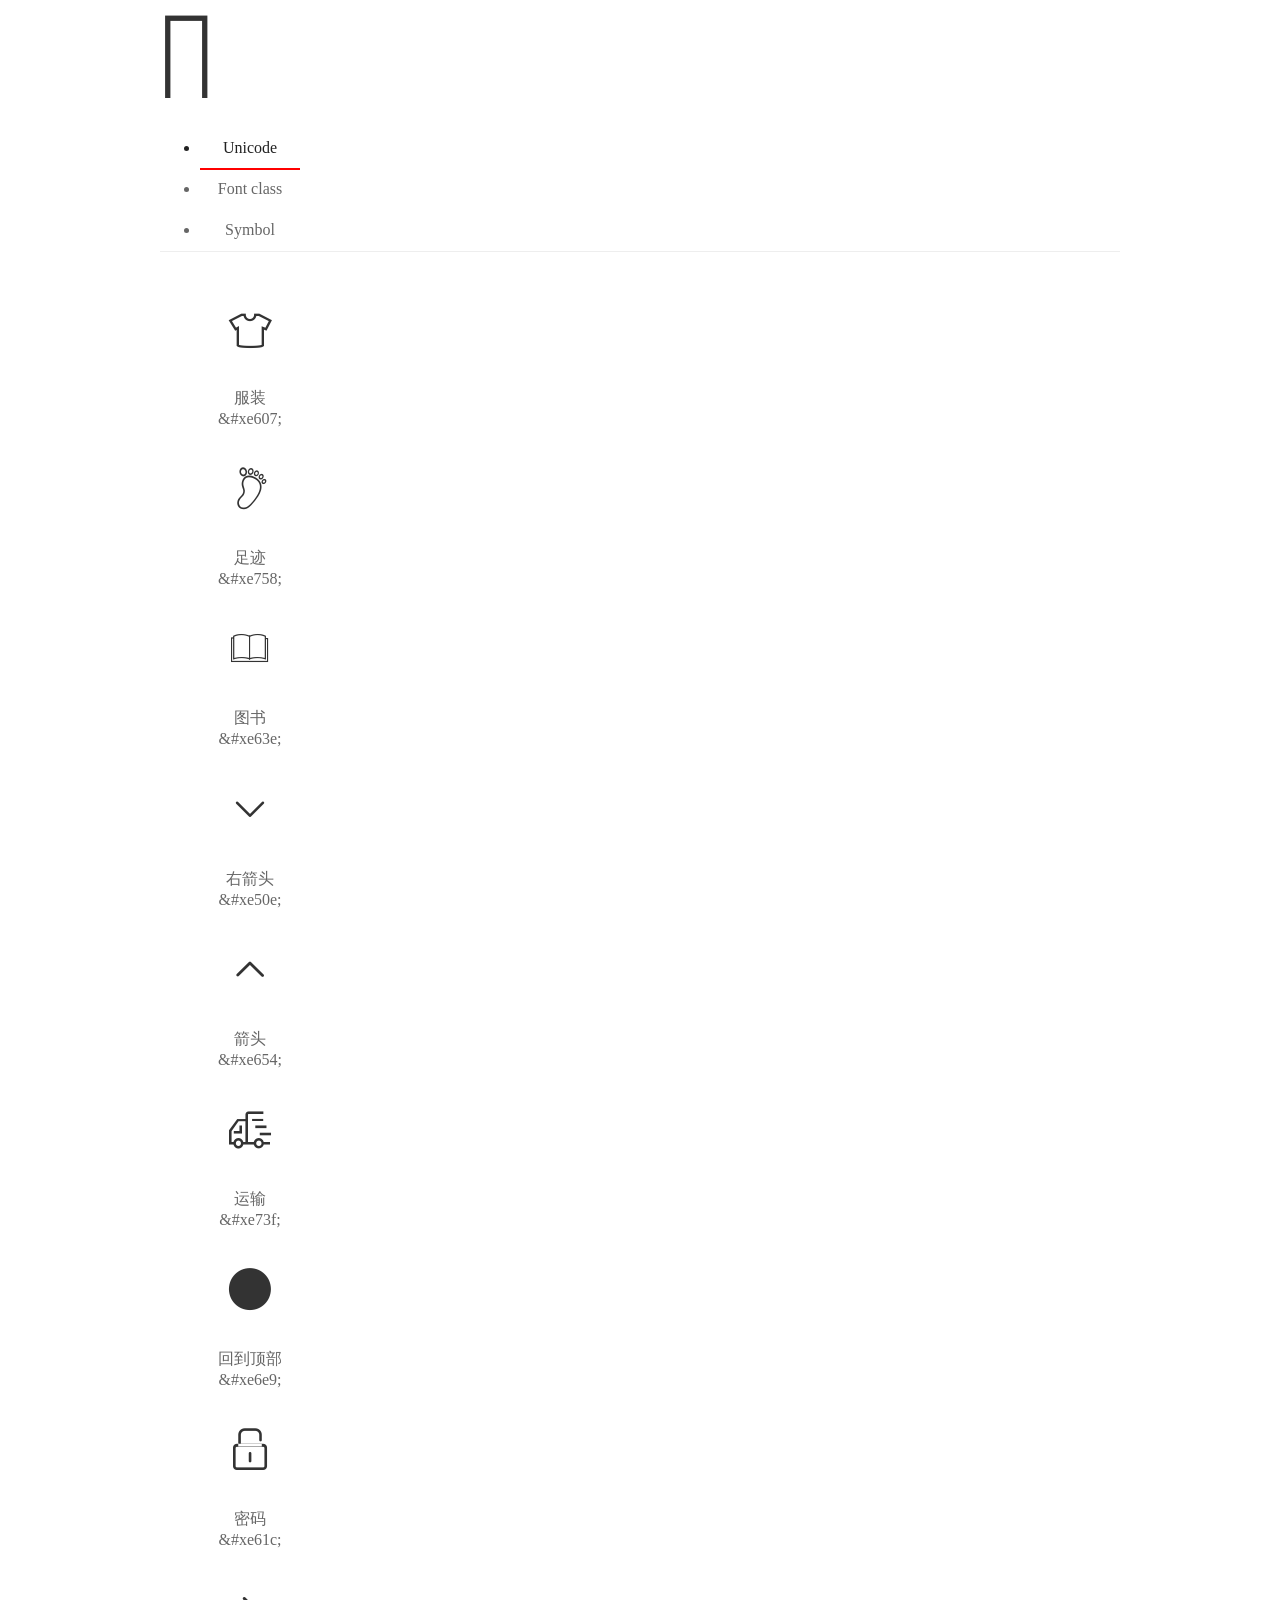
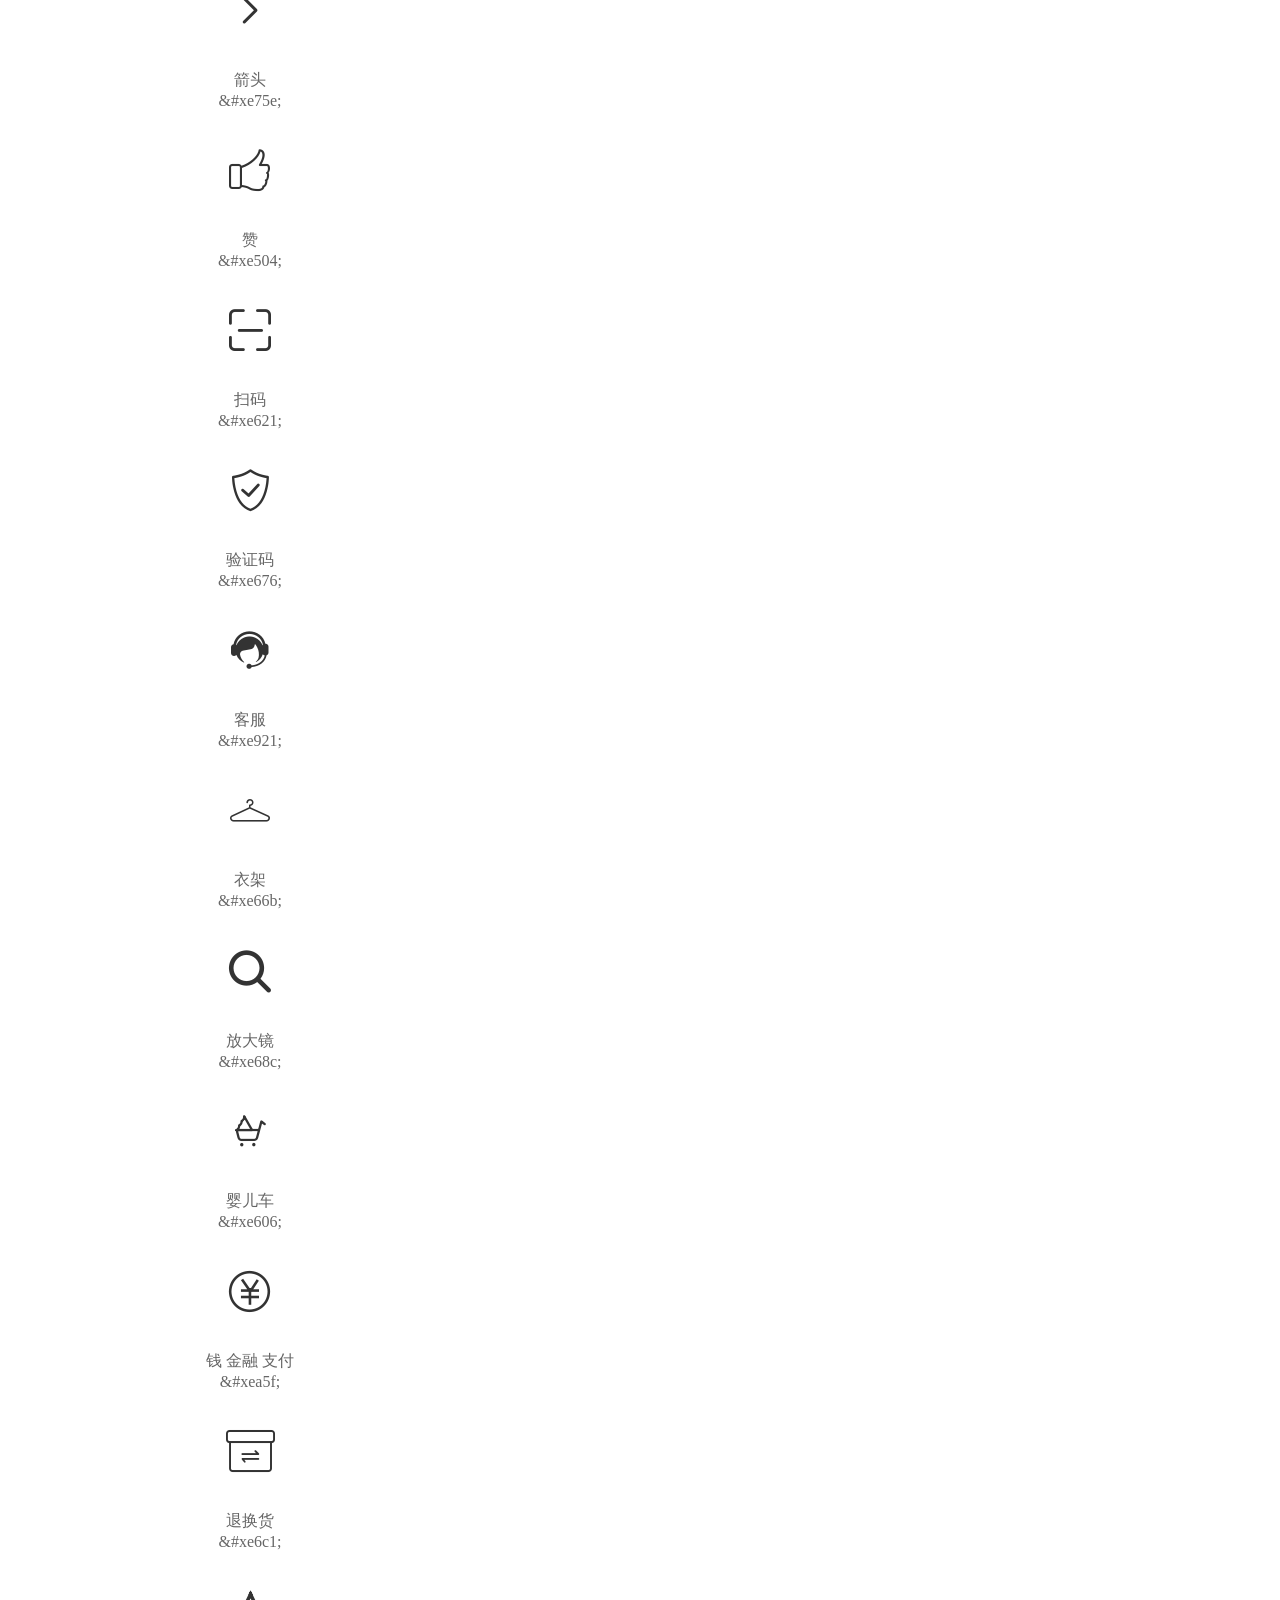
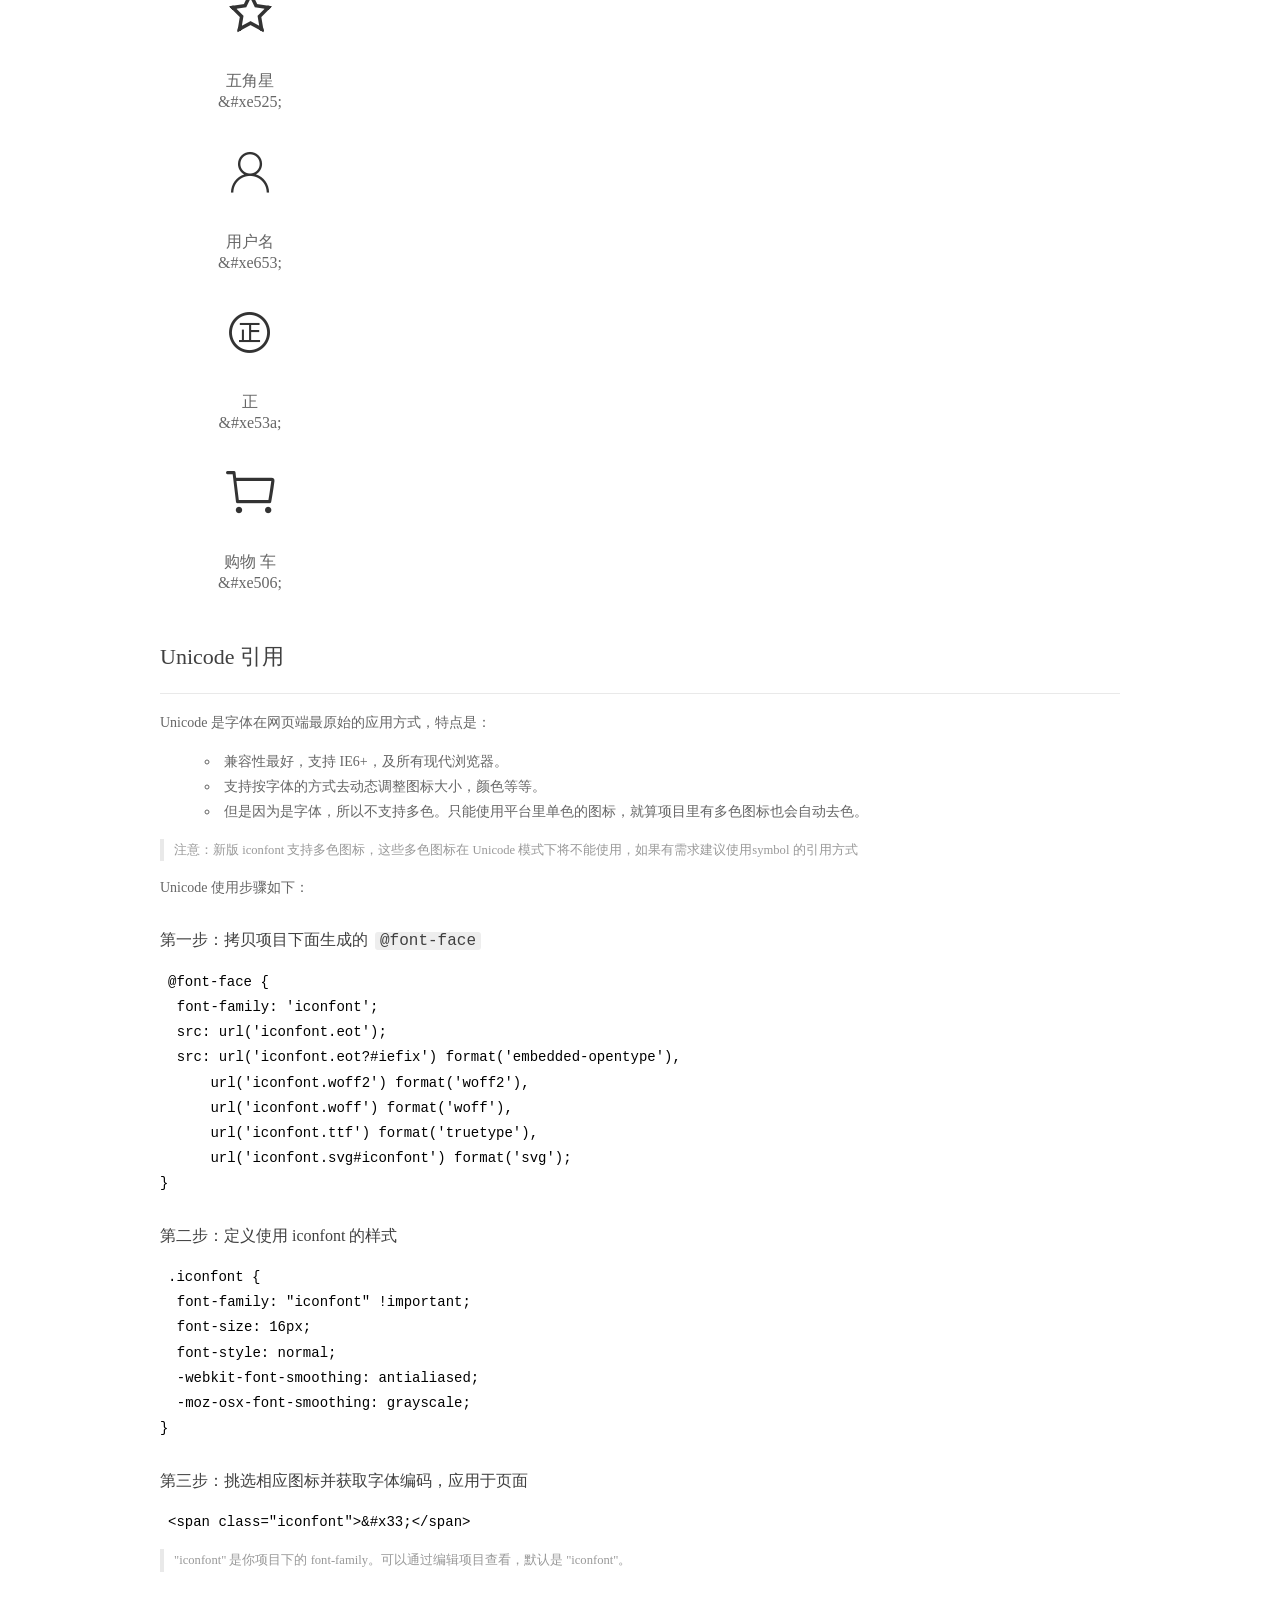
<file: src/font/demo_index.html>
<!DOCTYPE html>
<html>
<head>
  <meta charset="utf-8"/>
  <title>IconFont Demo</title>
  <link rel="shortcut icon" href="https://img.alicdn.com/tps/i4/TB1_oz6GVXXXXaFXpXXJDFnIXXX-64-64.ico" type="image/x-icon"/>
  <link rel="stylesheet" href="https://g.alicdn.com/thx/cube/1.3.2/cube.min.css">
  <link rel="stylesheet" href="demo.css">
  <link rel="stylesheet" href="iconfont.css">
  <script src="iconfont.js"></script>
  <!-- jQuery -->
  <script src="https://a1.alicdn.com/oss/uploads/2018/12/26/7bfddb60-08e8-11e9-9b04-53e73bb6408b.js"></script>
  <!-- 代码高亮 -->
  <script src="https://a1.alicdn.com/oss/uploads/2018/12/26/a3f714d0-08e6-11e9-8a15-ebf944d7534c.js"></script>
</head>
<body>
  <div class="main">
    <h1 class="logo"><a href="https://www.iconfont.cn/" title="iconfont 首页" target="_blank">&#xe86b;</a></h1>
    <div class="nav-tabs">
      <ul id="tabs" class="dib-box">
        <li class="dib active"><span>Unicode</span></li>
        <li class="dib"><span>Font class</span></li>
        <li class="dib"><span>Symbol</span></li>
      </ul>
      
    </div>
    <div class="tab-container">
      <div class="content unicode" style="display: block;">
          <ul class="icon_lists dib-box">
          
            <li class="dib">
              <span class="icon iconfont">&#xe607;</span>
                <div class="name">服装</div>
                <div class="code-name">&amp;#xe607;</div>
              </li>
          
            <li class="dib">
              <span class="icon iconfont">&#xe758;</span>
                <div class="name">足迹</div>
                <div class="code-name">&amp;#xe758;</div>
              </li>
          
            <li class="dib">
              <span class="icon iconfont">&#xe63e;</span>
                <div class="name">图书</div>
                <div class="code-name">&amp;#xe63e;</div>
              </li>
          
            <li class="dib">
              <span class="icon iconfont">&#xe50e;</span>
                <div class="name">右箭头</div>
                <div class="code-name">&amp;#xe50e;</div>
              </li>
          
            <li class="dib">
              <span class="icon iconfont">&#xe654;</span>
                <div class="name">箭头</div>
                <div class="code-name">&amp;#xe654;</div>
              </li>
          
            <li class="dib">
              <span class="icon iconfont">&#xe73f;</span>
                <div class="name">运输</div>
                <div class="code-name">&amp;#xe73f;</div>
              </li>
          
            <li class="dib">
              <span class="icon iconfont">&#xe6e9;</span>
                <div class="name">回到顶部</div>
                <div class="code-name">&amp;#xe6e9;</div>
              </li>
          
            <li class="dib">
              <span class="icon iconfont">&#xe61c;</span>
                <div class="name">密码</div>
                <div class="code-name">&amp;#xe61c;</div>
              </li>
          
            <li class="dib">
              <span class="icon iconfont">&#xe75e;</span>
                <div class="name">箭头</div>
                <div class="code-name">&amp;#xe75e;</div>
              </li>
          
            <li class="dib">
              <span class="icon iconfont">&#xe504;</span>
                <div class="name">赞</div>
                <div class="code-name">&amp;#xe504;</div>
              </li>
          
            <li class="dib">
              <span class="icon iconfont">&#xe621;</span>
                <div class="name">扫码</div>
                <div class="code-name">&amp;#xe621;</div>
              </li>
          
            <li class="dib">
              <span class="icon iconfont">&#xe676;</span>
                <div class="name">验证码</div>
                <div class="code-name">&amp;#xe676;</div>
              </li>
          
            <li class="dib">
              <span class="icon iconfont">&#xe921;</span>
                <div class="name">客服</div>
                <div class="code-name">&amp;#xe921;</div>
              </li>
          
            <li class="dib">
              <span class="icon iconfont">&#xe66b;</span>
                <div class="name">衣架</div>
                <div class="code-name">&amp;#xe66b;</div>
              </li>
          
            <li class="dib">
              <span class="icon iconfont">&#xe68c;</span>
                <div class="name">放大镜</div>
                <div class="code-name">&amp;#xe68c;</div>
              </li>
          
            <li class="dib">
              <span class="icon iconfont">&#xe606;</span>
                <div class="name">婴儿车</div>
                <div class="code-name">&amp;#xe606;</div>
              </li>
          
            <li class="dib">
              <span class="icon iconfont">&#xea5f;</span>
                <div class="name">钱 金融 支付</div>
                <div class="code-name">&amp;#xea5f;</div>
              </li>
          
            <li class="dib">
              <span class="icon iconfont">&#xe6c1;</span>
                <div class="name">退换货</div>
                <div class="code-name">&amp;#xe6c1;</div>
              </li>
          
            <li class="dib">
              <span class="icon iconfont">&#xe525;</span>
                <div class="name">五角星</div>
                <div class="code-name">&amp;#xe525;</div>
              </li>
          
            <li class="dib">
              <span class="icon iconfont">&#xe653;</span>
                <div class="name">用户名</div>
                <div class="code-name">&amp;#xe653;</div>
              </li>
          
            <li class="dib">
              <span class="icon iconfont">&#xe53a;</span>
                <div class="name">正</div>
                <div class="code-name">&amp;#xe53a;</div>
              </li>
          
            <li class="dib">
              <span class="icon iconfont">&#xe506;</span>
                <div class="name">购物 车</div>
                <div class="code-name">&amp;#xe506;</div>
              </li>
          
          </ul>
          <div class="article markdown">
          <h2 id="unicode-">Unicode 引用</h2>
          <hr>

          <p>Unicode 是字体在网页端最原始的应用方式，特点是：</p>
          <ul>
            <li>兼容性最好，支持 IE6+，及所有现代浏览器。</li>
            <li>支持按字体的方式去动态调整图标大小，颜色等等。</li>
            <li>但是因为是字体，所以不支持多色。只能使用平台里单色的图标，就算项目里有多色图标也会自动去色。</li>
          </ul>
          <blockquote>
            <p>注意：新版 iconfont 支持多色图标，这些多色图标在 Unicode 模式下将不能使用，如果有需求建议使用symbol 的引用方式</p>
          </blockquote>
          <p>Unicode 使用步骤如下：</p>
          <h3 id="-font-face">第一步：拷贝项目下面生成的 <code>@font-face</code></h3>
<pre><code class="language-css"
>@font-face {
  font-family: 'iconfont';
  src: url('iconfont.eot');
  src: url('iconfont.eot?#iefix') format('embedded-opentype'),
      url('iconfont.woff2') format('woff2'),
      url('iconfont.woff') format('woff'),
      url('iconfont.ttf') format('truetype'),
      url('iconfont.svg#iconfont') format('svg');
}
</code></pre>
          <h3 id="-iconfont-">第二步：定义使用 iconfont 的样式</h3>
<pre><code class="language-css"
>.iconfont {
  font-family: "iconfont" !important;
  font-size: 16px;
  font-style: normal;
  -webkit-font-smoothing: antialiased;
  -moz-osx-font-smoothing: grayscale;
}
</code></pre>
          <h3 id="-">第三步：挑选相应图标并获取字体编码，应用于页面</h3>
<pre>
<code class="language-html"
>&lt;span class="iconfont"&gt;&amp;#x33;&lt;/span&gt;
</code></pre>
          <blockquote>
            <p>"iconfont" 是你项目下的 font-family。可以通过编辑项目查看，默认是 "iconfont"。</p>
          </blockquote>
          </div>
      </div>
      <div class="content font-class">
        <ul class="icon_lists dib-box">
          
          <li class="dib">
            <span class="icon iconfont icon-fuzhuang"></span>
            <div class="name">
              服装
            </div>
            <div class="code-name">.icon-fuzhuang
            </div>
          </li>
          
          <li class="dib">
            <span class="icon iconfont icon-zuji"></span>
            <div class="name">
              足迹
            </div>
            <div class="code-name">.icon-zuji
            </div>
          </li>
          
          <li class="dib">
            <span class="icon iconfont icon-tushu"></span>
            <div class="name">
              图书
            </div>
            <div class="code-name">.icon-tushu
            </div>
          </li>
          
          <li class="dib">
            <span class="icon iconfont icon-more"></span>
            <div class="name">
              右箭头
            </div>
            <div class="code-name">.icon-more
            </div>
          </li>
          
          <li class="dib">
            <span class="icon iconfont icon-jiantou-copy"></span>
            <div class="name">
              箭头
            </div>
            <div class="code-name">.icon-jiantou-copy
            </div>
          </li>
          
          <li class="dib">
            <span class="icon iconfont icon-yunshu"></span>
            <div class="name">
              运输
            </div>
            <div class="code-name">.icon-yunshu
            </div>
          </li>
          
          <li class="dib">
            <span class="icon iconfont icon-huidaodingbu"></span>
            <div class="name">
              回到顶部
            </div>
            <div class="code-name">.icon-huidaodingbu
            </div>
          </li>
          
          <li class="dib">
            <span class="icon iconfont icon-mima"></span>
            <div class="name">
              密码
            </div>
            <div class="code-name">.icon-mima
            </div>
          </li>
          
          <li class="dib">
            <span class="icon iconfont icon-jiantou"></span>
            <div class="name">
              箭头
            </div>
            <div class="code-name">.icon-jiantou
            </div>
          </li>
          
          <li class="dib">
            <span class="icon iconfont icon-haoping00"></span>
            <div class="name">
              赞
            </div>
            <div class="code-name">.icon-haoping00
            </div>
          </li>
          
          <li class="dib">
            <span class="icon iconfont icon-scan"></span>
            <div class="name">
              扫码
            </div>
            <div class="code-name">.icon-scan
            </div>
          </li>
          
          <li class="dib">
            <span class="icon iconfont icon-yanzhengma"></span>
            <div class="name">
              验证码
            </div>
            <div class="code-name">.icon-yanzhengma
            </div>
          </li>
          
          <li class="dib">
            <span class="icon iconfont icon-kefu"></span>
            <div class="name">
              客服
            </div>
            <div class="code-name">.icon-kefu
            </div>
          </li>
          
          <li class="dib">
            <span class="icon iconfont icon-yijia"></span>
            <div class="name">
              衣架
            </div>
            <div class="code-name">.icon-yijia
            </div>
          </li>
          
          <li class="dib">
            <span class="icon iconfont icon-fangdajing"></span>
            <div class="name">
              放大镜
            </div>
            <div class="code-name">.icon-fangdajing
            </div>
          </li>
          
          <li class="dib">
            <span class="icon iconfont icon-yingerche"></span>
            <div class="name">
              婴儿车
            </div>
            <div class="code-name">.icon-yingerche
            </div>
          </li>
          
          <li class="dib">
            <span class="icon iconfont icon-qianjinrongzhifu"></span>
            <div class="name">
              钱 金融 支付
            </div>
            <div class="code-name">.icon-qianjinrongzhifu
            </div>
          </li>
          
          <li class="dib">
            <span class="icon iconfont icon-tuihuanhuo"></span>
            <div class="name">
              退换货
            </div>
            <div class="code-name">.icon-tuihuanhuo
            </div>
          </li>
          
          <li class="dib">
            <span class="icon iconfont icon--star-o"></span>
            <div class="name">
              五角星
            </div>
            <div class="code-name">.icon--star-o
            </div>
          </li>
          
          <li class="dib">
            <span class="icon iconfont icon-xingmingyonghumingnicheng"></span>
            <div class="name">
              用户名
            </div>
            <div class="code-name">.icon-xingmingyonghumingnicheng
            </div>
          </li>
          
          <li class="dib">
            <span class="icon iconfont icon-zheng"></span>
            <div class="name">
              正
            </div>
            <div class="code-name">.icon-zheng
            </div>
          </li>
          
          <li class="dib">
            <span class="icon iconfont icon-gouwuche"></span>
            <div class="name">
              购物 车
            </div>
            <div class="code-name">.icon-gouwuche
            </div>
          </li>
          
        </ul>
        <div class="article markdown">
        <h2 id="font-class-">font-class 引用</h2>
        <hr>

        <p>font-class 是 Unicode 使用方式的一种变种，主要是解决 Unicode 书写不直观，语意不明确的问题。</p>
        <p>与 Unicode 使用方式相比，具有如下特点：</p>
        <ul>
          <li>兼容性良好，支持 IE8+，及所有现代浏览器。</li>
          <li>相比于 Unicode 语意明确，书写更直观。可以很容易分辨这个 icon 是什么。</li>
          <li>因为使用 class 来定义图标，所以当要替换图标时，只需要修改 class 里面的 Unicode 引用。</li>
          <li>不过因为本质上还是使用的字体，所以多色图标还是不支持的。</li>
        </ul>
        <p>使用步骤如下：</p>
        <h3 id="-fontclass-">第一步：引入项目下面生成的 fontclass 代码：</h3>
<pre><code class="language-html">&lt;link rel="stylesheet" href="./iconfont.css"&gt;
</code></pre>
        <h3 id="-">第二步：挑选相应图标并获取类名，应用于页面：</h3>
<pre><code class="language-html">&lt;span class="iconfont icon-xxx"&gt;&lt;/span&gt;
</code></pre>
        <blockquote>
          <p>"
            iconfont" 是你项目下的 font-family。可以通过编辑项目查看，默认是 "iconfont"。</p>
        </blockquote>
      </div>
      </div>
      <div class="content symbol">
          <ul class="icon_lists dib-box">
          
            <li class="dib">
                <svg class="icon svg-icon" aria-hidden="true">
                  <use xlink:href="#icon-fuzhuang"></use>
                </svg>
                <div class="name">服装</div>
                <div class="code-name">#icon-fuzhuang</div>
            </li>
          
            <li class="dib">
                <svg class="icon svg-icon" aria-hidden="true">
                  <use xlink:href="#icon-zuji"></use>
                </svg>
                <div class="name">足迹</div>
                <div class="code-name">#icon-zuji</div>
            </li>
          
            <li class="dib">
                <svg class="icon svg-icon" aria-hidden="true">
                  <use xlink:href="#icon-tushu"></use>
                </svg>
                <div class="name">图书</div>
                <div class="code-name">#icon-tushu</div>
            </li>
          
            <li class="dib">
                <svg class="icon svg-icon" aria-hidden="true">
                  <use xlink:href="#icon-more"></use>
                </svg>
                <div class="name">右箭头</div>
                <div class="code-name">#icon-more</div>
            </li>
          
            <li class="dib">
                <svg class="icon svg-icon" aria-hidden="true">
                  <use xlink:href="#icon-jiantou-copy"></use>
                </svg>
                <div class="name">箭头</div>
                <div class="code-name">#icon-jiantou-copy</div>
            </li>
          
            <li class="dib">
                <svg class="icon svg-icon" aria-hidden="true">
                  <use xlink:href="#icon-yunshu"></use>
                </svg>
                <div class="name">运输</div>
                <div class="code-name">#icon-yunshu</div>
            </li>
          
            <li class="dib">
                <svg class="icon svg-icon" aria-hidden="true">
                  <use xlink:href="#icon-huidaodingbu"></use>
                </svg>
                <div class="name">回到顶部</div>
                <div class="code-name">#icon-huidaodingbu</div>
            </li>
          
            <li class="dib">
                <svg class="icon svg-icon" aria-hidden="true">
                  <use xlink:href="#icon-mima"></use>
                </svg>
                <div class="name">密码</div>
                <div class="code-name">#icon-mima</div>
            </li>
          
            <li class="dib">
                <svg class="icon svg-icon" aria-hidden="true">
                  <use xlink:href="#icon-jiantou"></use>
                </svg>
                <div class="name">箭头</div>
                <div class="code-name">#icon-jiantou</div>
            </li>
          
            <li class="dib">
                <svg class="icon svg-icon" aria-hidden="true">
                  <use xlink:href="#icon-haoping00"></use>
                </svg>
                <div class="name">赞</div>
                <div class="code-name">#icon-haoping00</div>
            </li>
          
            <li class="dib">
                <svg class="icon svg-icon" aria-hidden="true">
                  <use xlink:href="#icon-scan"></use>
                </svg>
                <div class="name">扫码</div>
                <div class="code-name">#icon-scan</div>
            </li>
          
            <li class="dib">
                <svg class="icon svg-icon" aria-hidden="true">
                  <use xlink:href="#icon-yanzhengma"></use>
                </svg>
                <div class="name">验证码</div>
                <div class="code-name">#icon-yanzhengma</div>
            </li>
          
            <li class="dib">
                <svg class="icon svg-icon" aria-hidden="true">
                  <use xlink:href="#icon-kefu"></use>
                </svg>
                <div class="name">客服</div>
                <div class="code-name">#icon-kefu</div>
            </li>
          
            <li class="dib">
                <svg class="icon svg-icon" aria-hidden="true">
                  <use xlink:href="#icon-yijia"></use>
                </svg>
                <div class="name">衣架</div>
                <div class="code-name">#icon-yijia</div>
            </li>
          
            <li class="dib">
                <svg class="icon svg-icon" aria-hidden="true">
                  <use xlink:href="#icon-fangdajing"></use>
                </svg>
                <div class="name">放大镜</div>
                <div class="code-name">#icon-fangdajing</div>
            </li>
          
            <li class="dib">
                <svg class="icon svg-icon" aria-hidden="true">
                  <use xlink:href="#icon-yingerche"></use>
                </svg>
                <div class="name">婴儿车</div>
                <div class="code-name">#icon-yingerche</div>
            </li>
          
            <li class="dib">
                <svg class="icon svg-icon" aria-hidden="true">
                  <use xlink:href="#icon-qianjinrongzhifu"></use>
                </svg>
                <div class="name">钱 金融 支付</div>
                <div class="code-name">#icon-qianjinrongzhifu</div>
            </li>
          
            <li class="dib">
                <svg class="icon svg-icon" aria-hidden="true">
                  <use xlink:href="#icon-tuihuanhuo"></use>
                </svg>
                <div class="name">退换货</div>
                <div class="code-name">#icon-tuihuanhuo</div>
            </li>
          
            <li class="dib">
                <svg class="icon svg-icon" aria-hidden="true">
                  <use xlink:href="#icon--star-o"></use>
                </svg>
                <div class="name">五角星</div>
                <div class="code-name">#icon--star-o</div>
            </li>
          
            <li class="dib">
                <svg class="icon svg-icon" aria-hidden="true">
                  <use xlink:href="#icon-xingmingyonghumingnicheng"></use>
                </svg>
                <div class="name">用户名</div>
                <div class="code-name">#icon-xingmingyonghumingnicheng</div>
            </li>
          
            <li class="dib">
                <svg class="icon svg-icon" aria-hidden="true">
                  <use xlink:href="#icon-zheng"></use>
                </svg>
                <div class="name">正</div>
                <div class="code-name">#icon-zheng</div>
            </li>
          
            <li class="dib">
                <svg class="icon svg-icon" aria-hidden="true">
                  <use xlink:href="#icon-gouwuche"></use>
                </svg>
                <div class="name">购物 车</div>
                <div class="code-name">#icon-gouwuche</div>
            </li>
          
          </ul>
          <div class="article markdown">
          <h2 id="symbol-">Symbol 引用</h2>
          <hr>

          <p>这是一种全新的使用方式，应该说这才是未来的主流，也是平台目前推荐的用法。相关介绍可以参考这篇<a href="">文章</a>
            这种用法其实是做了一个 SVG 的集合，与另外两种相比具有如下特点：</p>
          <ul>
            <li>支持多色图标了，不再受单色限制。</li>
            <li>通过一些技巧，支持像字体那样，通过 <code>font-size</code>, <code>color</code> 来调整样式。</li>
            <li>兼容性较差，支持 IE9+，及现代浏览器。</li>
            <li>浏览器渲染 SVG 的性能一般，还不如 png。</li>
          </ul>
          <p>使用步骤如下：</p>
          <h3 id="-symbol-">第一步：引入项目下面生成的 symbol 代码：</h3>
<pre><code class="language-html">&lt;script src="./iconfont.js"&gt;&lt;/script&gt;
</code></pre>
          <h3 id="-css-">第二步：加入通用 CSS 代码（引入一次就行）：</h3>
<pre><code class="language-html">&lt;style&gt;
.icon {
  width: 1em;
  height: 1em;
  vertical-align: -0.15em;
  fill: currentColor;
  overflow: hidden;
}
&lt;/style&gt;
</code></pre>
          <h3 id="-">第三步：挑选相应图标并获取类名，应用于页面：</h3>
<pre><code class="language-html">&lt;svg class="icon" aria-hidden="true"&gt;
  &lt;use xlink:href="#icon-xxx"&gt;&lt;/use&gt;
&lt;/svg&gt;
</code></pre>
          </div>
      </div>

    </div>
  </div>
  <script>
  $(document).ready(function () {
      $('.tab-container .content:first').show()

      $('#tabs li').click(function (e) {
        var tabContent = $('.tab-container .content')
        var index = $(this).index()

        if ($(this).hasClass('active')) {
          return
        } else {
          $('#tabs li').removeClass('active')
          $(this).addClass('active')

          tabContent.hide().eq(index).fadeIn()
        }
      })
    })
  </script>
</body>
</html>
</file>
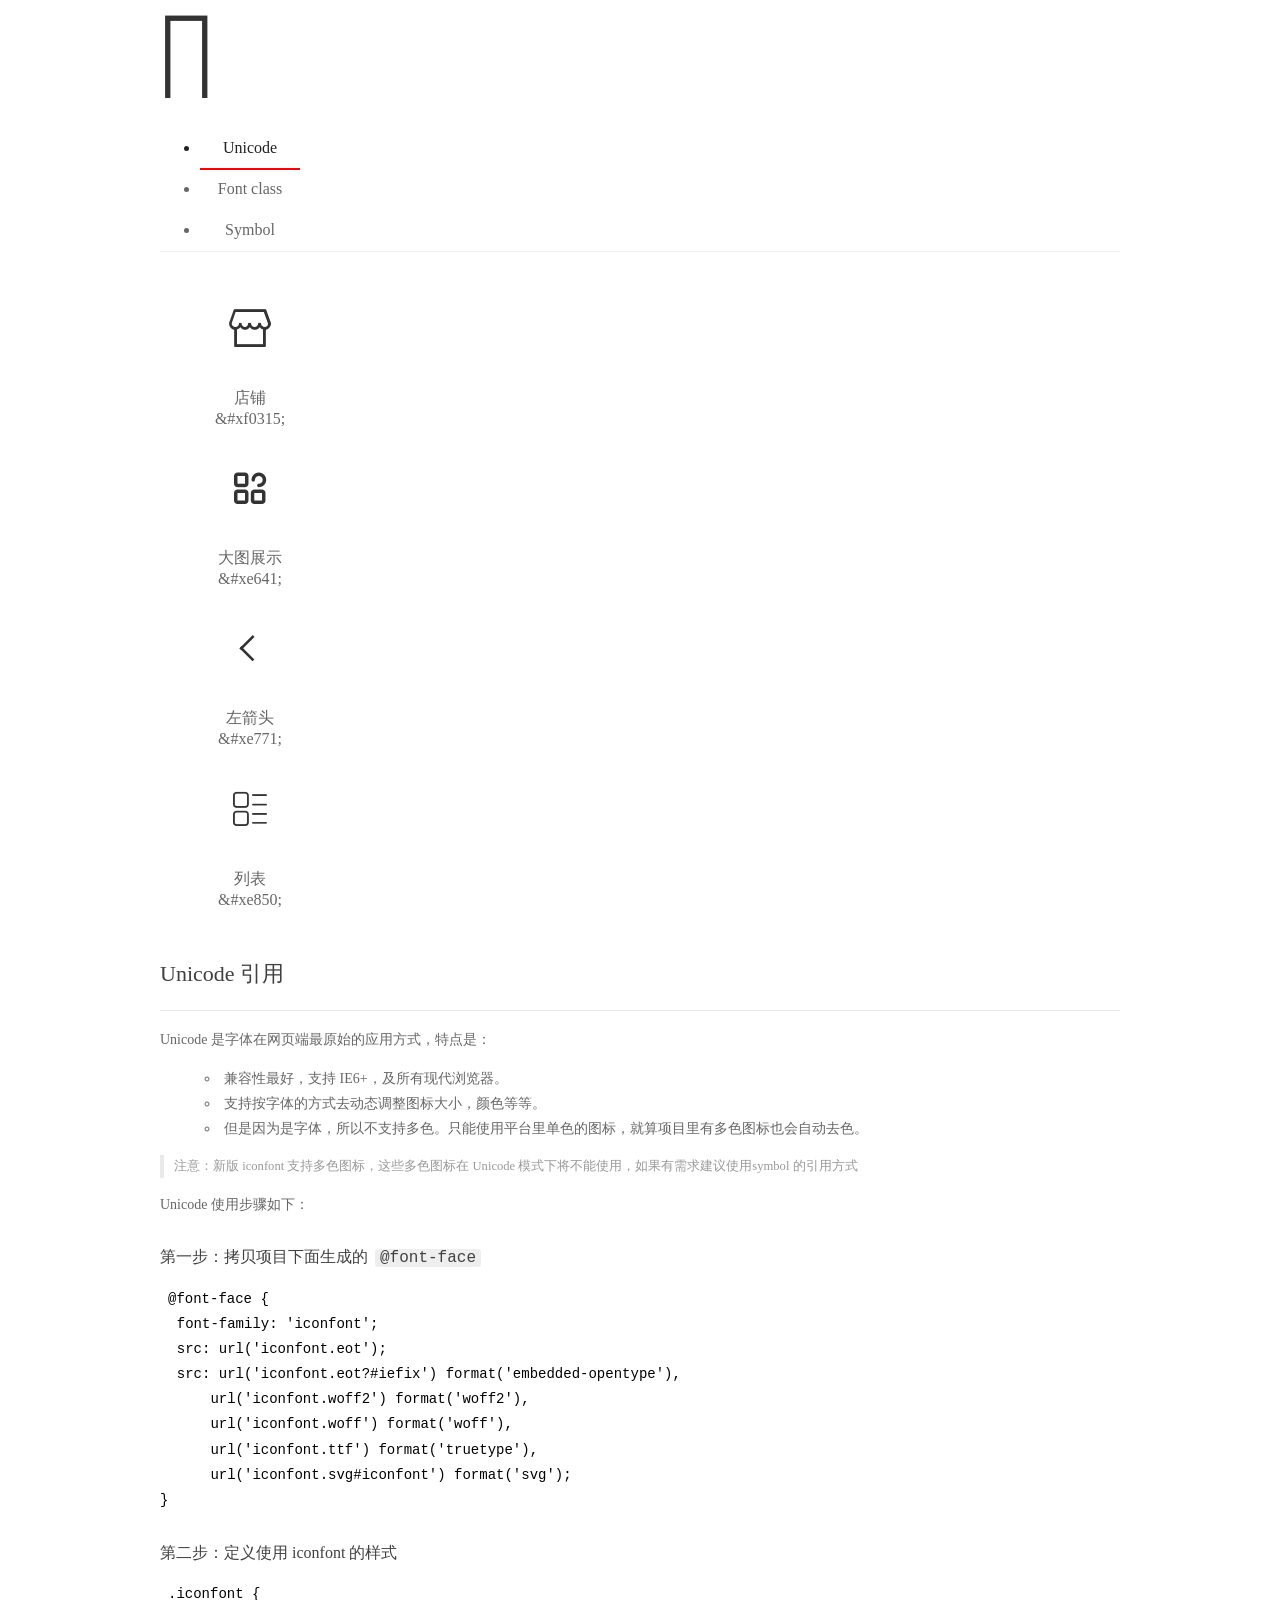
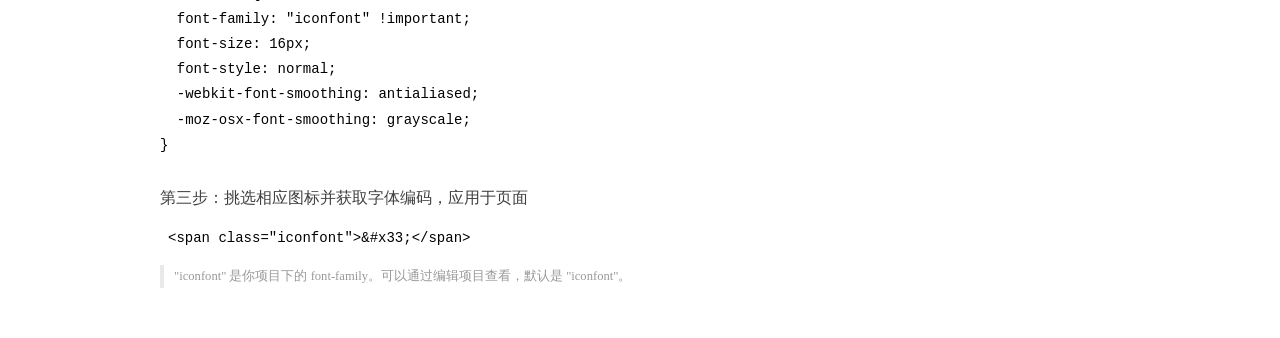
<file: src/font/font/demo_index.html>
<!DOCTYPE html>
<html>
<head>
  <meta charset="utf-8"/>
  <title>IconFont Demo</title>
  <link rel="shortcut icon" href="https://img.alicdn.com/tps/i4/TB1_oz6GVXXXXaFXpXXJDFnIXXX-64-64.ico" type="image/x-icon"/>
  <link rel="stylesheet" href="https://g.alicdn.com/thx/cube/1.3.2/cube.min.css">
  <link rel="stylesheet" href="demo.css">
  <link rel="stylesheet" href="iconfont.css">
  <script src="iconfont.js"></script>
  <!-- jQuery -->
  <script src="https://a1.alicdn.com/oss/uploads/2018/12/26/7bfddb60-08e8-11e9-9b04-53e73bb6408b.js"></script>
  <!-- 代码高亮 -->
  <script src="https://a1.alicdn.com/oss/uploads/2018/12/26/a3f714d0-08e6-11e9-8a15-ebf944d7534c.js"></script>
</head>
<body>
  <div class="main">
    <h1 class="logo"><a href="https://www.iconfont.cn/" title="iconfont 首页" target="_blank">&#xe86b;</a></h1>
    <div class="nav-tabs">
      <ul id="tabs" class="dib-box">
        <li class="dib active"><span>Unicode</span></li>
        <li class="dib"><span>Font class</span></li>
        <li class="dib"><span>Symbol</span></li>
      </ul>
      
    </div>
    <div class="tab-container">
      <div class="content unicode" style="display: block;">
          <ul class="icon_lists dib-box">
          
            <li class="dib">
              <span class="icon iconfont">&#xf0315;</span>
                <div class="name">店铺</div>
                <div class="code-name">&amp;#xf0315;</div>
              </li>
          
            <li class="dib">
              <span class="icon iconfont">&#xe641;</span>
                <div class="name">大图展示</div>
                <div class="code-name">&amp;#xe641;</div>
              </li>
          
            <li class="dib">
              <span class="icon iconfont">&#xe771;</span>
                <div class="name">左箭头</div>
                <div class="code-name">&amp;#xe771;</div>
              </li>
          
            <li class="dib">
              <span class="icon iconfont">&#xe850;</span>
                <div class="name">列表</div>
                <div class="code-name">&amp;#xe850;</div>
              </li>
          
          </ul>
          <div class="article markdown">
          <h2 id="unicode-">Unicode 引用</h2>
          <hr>

          <p>Unicode 是字体在网页端最原始的应用方式，特点是：</p>
          <ul>
            <li>兼容性最好，支持 IE6+，及所有现代浏览器。</li>
            <li>支持按字体的方式去动态调整图标大小，颜色等等。</li>
            <li>但是因为是字体，所以不支持多色。只能使用平台里单色的图标，就算项目里有多色图标也会自动去色。</li>
          </ul>
          <blockquote>
            <p>注意：新版 iconfont 支持多色图标，这些多色图标在 Unicode 模式下将不能使用，如果有需求建议使用symbol 的引用方式</p>
          </blockquote>
          <p>Unicode 使用步骤如下：</p>
          <h3 id="-font-face">第一步：拷贝项目下面生成的 <code>@font-face</code></h3>
<pre><code class="language-css"
>@font-face {
  font-family: 'iconfont';
  src: url('iconfont.eot');
  src: url('iconfont.eot?#iefix') format('embedded-opentype'),
      url('iconfont.woff2') format('woff2'),
      url('iconfont.woff') format('woff'),
      url('iconfont.ttf') format('truetype'),
      url('iconfont.svg#iconfont') format('svg');
}
</code></pre>
          <h3 id="-iconfont-">第二步：定义使用 iconfont 的样式</h3>
<pre><code class="language-css"
>.iconfont {
  font-family: "iconfont" !important;
  font-size: 16px;
  font-style: normal;
  -webkit-font-smoothing: antialiased;
  -moz-osx-font-smoothing: grayscale;
}
</code></pre>
          <h3 id="-">第三步：挑选相应图标并获取字体编码，应用于页面</h3>
<pre>
<code class="language-html"
>&lt;span class="iconfont"&gt;&amp;#x33;&lt;/span&gt;
</code></pre>
          <blockquote>
            <p>"iconfont" 是你项目下的 font-family。可以通过编辑项目查看，默认是 "iconfont"。</p>
          </blockquote>
          </div>
      </div>
      <div class="content font-class">
        <ul class="icon_lists dib-box">
          
          <li class="dib">
            <span class="icon iconfont icon-dianpu"></span>
            <div class="name">
              店铺
            </div>
            <div class="code-name">.icon-dianpu
            </div>
          </li>
          
          <li class="dib">
            <span class="icon iconfont icon-datuzhanshi"></span>
            <div class="name">
              大图展示
            </div>
            <div class="code-name">.icon-datuzhanshi
            </div>
          </li>
          
          <li class="dib">
            <span class="icon iconfont icon-zuojiantou"></span>
            <div class="name">
              左箭头
            </div>
            <div class="code-name">.icon-zuojiantou
            </div>
          </li>
          
          <li class="dib">
            <span class="icon iconfont icon-liebiao"></span>
            <div class="name">
              列表
            </div>
            <div class="code-name">.icon-liebiao
            </div>
          </li>
          
        </ul>
        <div class="article markdown">
        <h2 id="font-class-">font-class 引用</h2>
        <hr>

        <p>font-class 是 Unicode 使用方式的一种变种，主要是解决 Unicode 书写不直观，语意不明确的问题。</p>
        <p>与 Unicode 使用方式相比，具有如下特点：</p>
        <ul>
          <li>兼容性良好，支持 IE8+，及所有现代浏览器。</li>
          <li>相比于 Unicode 语意明确，书写更直观。可以很容易分辨这个 icon 是什么。</li>
          <li>因为使用 class 来定义图标，所以当要替换图标时，只需要修改 class 里面的 Unicode 引用。</li>
          <li>不过因为本质上还是使用的字体，所以多色图标还是不支持的。</li>
        </ul>
        <p>使用步骤如下：</p>
        <h3 id="-fontclass-">第一步：引入项目下面生成的 fontclass 代码：</h3>
<pre><code class="language-html">&lt;link rel="stylesheet" href="./iconfont.css"&gt;
</code></pre>
        <h3 id="-">第二步：挑选相应图标并获取类名，应用于页面：</h3>
<pre><code class="language-html">&lt;span class="iconfont icon-xxx"&gt;&lt;/span&gt;
</code></pre>
        <blockquote>
          <p>"
            iconfont" 是你项目下的 font-family。可以通过编辑项目查看，默认是 "iconfont"。</p>
        </blockquote>
      </div>
      </div>
      <div class="content symbol">
          <ul class="icon_lists dib-box">
          
            <li class="dib">
                <svg class="icon svg-icon" aria-hidden="true">
                  <use xlink:href="#icon-dianpu"></use>
                </svg>
                <div class="name">店铺</div>
                <div class="code-name">#icon-dianpu</div>
            </li>
          
            <li class="dib">
                <svg class="icon svg-icon" aria-hidden="true">
                  <use xlink:href="#icon-datuzhanshi"></use>
                </svg>
                <div class="name">大图展示</div>
                <div class="code-name">#icon-datuzhanshi</div>
            </li>
          
            <li class="dib">
                <svg class="icon svg-icon" aria-hidden="true">
                  <use xlink:href="#icon-zuojiantou"></use>
                </svg>
                <div class="name">左箭头</div>
                <div class="code-name">#icon-zuojiantou</div>
            </li>
          
            <li class="dib">
                <svg class="icon svg-icon" aria-hidden="true">
                  <use xlink:href="#icon-liebiao"></use>
                </svg>
                <div class="name">列表</div>
                <div class="code-name">#icon-liebiao</div>
            </li>
          
          </ul>
          <div class="article markdown">
          <h2 id="symbol-">Symbol 引用</h2>
          <hr>

          <p>这是一种全新的使用方式，应该说这才是未来的主流，也是平台目前推荐的用法。相关介绍可以参考这篇<a href="">文章</a>
            这种用法其实是做了一个 SVG 的集合，与另外两种相比具有如下特点：</p>
          <ul>
            <li>支持多色图标了，不再受单色限制。</li>
            <li>通过一些技巧，支持像字体那样，通过 <code>font-size</code>, <code>color</code> 来调整样式。</li>
            <li>兼容性较差，支持 IE9+，及现代浏览器。</li>
            <li>浏览器渲染 SVG 的性能一般，还不如 png。</li>
          </ul>
          <p>使用步骤如下：</p>
          <h3 id="-symbol-">第一步：引入项目下面生成的 symbol 代码：</h3>
<pre><code class="language-html">&lt;script src="./iconfont.js"&gt;&lt;/script&gt;
</code></pre>
          <h3 id="-css-">第二步：加入通用 CSS 代码（引入一次就行）：</h3>
<pre><code class="language-html">&lt;style&gt;
.icon {
  width: 1em;
  height: 1em;
  vertical-align: -0.15em;
  fill: currentColor;
  overflow: hidden;
}
&lt;/style&gt;
</code></pre>
          <h3 id="-">第三步：挑选相应图标并获取类名，应用于页面：</h3>
<pre><code class="language-html">&lt;svg class="icon" aria-hidden="true"&gt;
  &lt;use xlink:href="#icon-xxx"&gt;&lt;/use&gt;
&lt;/svg&gt;
</code></pre>
          </div>
      </div>

    </div>
  </div>
  <script>
  $(document).ready(function () {
      $('.tab-container .content:first').show()

      $('#tabs li').click(function (e) {
        var tabContent = $('.tab-container .content')
        var index = $(this).index()

        if ($(this).hasClass('active')) {
          return
        } else {
          $('#tabs li').removeClass('active')
          $(this).addClass('active')

          tabContent.hide().eq(index).fadeIn()
        }
      })
    })
  </script>
</body>
</html>
</file>
<file: src/font/demo.css>
/* Logo 字体 */
@font-face {
  font-family: "iconfont logo";
  src: url('https://at.alicdn.com/t/font_985780_km7mi63cihi.eot?t=1545807318834');
  src: url('https://at.alicdn.com/t/font_985780_km7mi63cihi.eot?t=1545807318834#iefix') format('embedded-opentype'),
    url('https://at.alicdn.com/t/font_985780_km7mi63cihi.woff?t=1545807318834') format('woff'),
    url('https://at.alicdn.com/t/font_985780_km7mi63cihi.ttf?t=1545807318834') format('truetype'),
    url('https://at.alicdn.com/t/font_985780_km7mi63cihi.svg?t=1545807318834#iconfont') format('svg');
}

.logo {
  font-family: "iconfont logo";
  font-size: 160px;
  font-style: normal;
  -webkit-font-smoothing: antialiased;
  -moz-osx-font-smoothing: grayscale;
}

/* tabs */
.nav-tabs {
  position: relative;
}

.nav-tabs .nav-more {
  position: absolute;
  right: 0;
  bottom: 0;
  height: 42px;
  line-height: 42px;
  color: #666;
}

#tabs {
  border-bottom: 1px solid #eee;
}

#tabs li {
  cursor: pointer;
  width: 100px;
  height: 40px;
  line-height: 40px;
  text-align: center;
  font-size: 16px;
  border-bottom: 2px solid transparent;
  position: relative;
  z-index: 1;
  margin-bottom: -1px;
  color: #666;
}


#tabs .active {
  border-bottom-color: #f00;
  color: #222;
}

.tab-container .content {
  display: none;
}

/* 页面布局 */
.main {
  padding: 30px 100px;
  width: 960px;
  margin: 0 auto;
}

.main .logo {
  color: #333;
  text-align: left;
  margin-bottom: 30px;
  line-height: 1;
  height: 110px;
  margin-top: -50px;
  overflow: hidden;
  *zoom: 1;
}

.main .logo a {
  font-size: 160px;
  color: #333;
}

.helps {
  margin-top: 40px;
}

.helps pre {
  padding: 20px;
  margin: 10px 0;
  border: solid 1px #e7e1cd;
  background-color: #fffdef;
  overflow: auto;
}

.icon_lists {
  width: 100% !important;
  overflow: hidden;
  *zoom: 1;
}

.icon_lists li {
  width: 100px;
  margin-bottom: 10px;
  margin-right: 20px;
  text-align: center;
  list-style: none !important;
  cursor: default;
}

.icon_lists li .code-name {
  line-height: 1.2;
}

.icon_lists .icon {
  display: block;
  height: 100px;
  line-height: 100px;
  font-size: 42px;
  margin: 10px auto;
  color: #333;
  -webkit-transition: font-size 0.25s linear, width 0.25s linear;
  -moz-transition: font-size 0.25s linear, width 0.25s linear;
  transition: font-size 0.25s linear, width 0.25s linear;
}

.icon_lists .icon:hover {
  font-size: 100px;
}

.icon_lists .svg-icon {
  /* 通过设置 font-size 来改变图标大小 */
  width: 1em;
  /* 图标和文字相邻时，垂直对齐 */
  vertical-align: -0.15em;
  /* 通过设置 color 来改变 SVG 的颜色/fill */
  fill: currentColor;
  /* path 和 stroke 溢出 viewBox 部分在 IE 下会显示
      normalize.css 中也包含这行 */
  overflow: hidden;
}

.icon_lists li .name,
.icon_lists li .code-name {
  color: #666;
}

/* markdown 样式 */
.markdown {
  color: #666;
  font-size: 14px;
  line-height: 1.8;
}

.highlight {
  line-height: 1.5;
}

.markdown img {
  vertical-align: middle;
  max-width: 100%;
}

.markdown h1 {
  color: #404040;
  font-weight: 500;
  line-height: 40px;
  margin-bottom: 24px;
}

.markdown h2,
.markdown h3,
.markdown h4,
.markdown h5,
.markdown h6 {
  color: #404040;
  margin: 1.6em 0 0.6em 0;
  font-weight: 500;
  clear: both;
}

.markdown h1 {
  font-size: 28px;
}

.markdown h2 {
  font-size: 22px;
}

.markdown h3 {
  font-size: 16px;
}

.markdown h4 {
  font-size: 14px;
}

.markdown h5 {
  font-size: 12px;
}

.markdown h6 {
  font-size: 12px;
}

.markdown hr {
  height: 1px;
  border: 0;
  background: #e9e9e9;
  margin: 16px 0;
  clear: both;
}

.markdown p {
  margin: 1em 0;
}

.markdown>p,
.markdown>blockquote,
.markdown>.highlight,
.markdown>ol,
.markdown>ul {
  width: 80%;
}

.markdown ul>li {
  list-style: circle;
}

.markdown>ul li,
.markdown blockquote ul>li {
  margin-left: 20px;
  padding-left: 4px;
}

.markdown>ul li p,
.markdown>ol li p {
  margin: 0.6em 0;
}

.markdown ol>li {
  list-style: decimal;
}

.markdown>ol li,
.markdown blockquote ol>li {
  margin-left: 20px;
  padding-left: 4px;
}

.markdown code {
  margin: 0 3px;
  padding: 0 5px;
  background: #eee;
  border-radius: 3px;
}

.markdown strong,
.markdown b {
  font-weight: 600;
}

.markdown>table {
  border-collapse: collapse;
  border-spacing: 0px;
  empty-cells: show;
  border: 1px solid #e9e9e9;
  width: 95%;
  margin-bottom: 24px;
}

.markdown>table th {
  white-space: nowrap;
  color: #333;
  font-weight: 600;
}

.markdown>table th,
.markdown>table td {
  border: 1px solid #e9e9e9;
  padding: 8px 16px;
  text-align: left;
}

.markdown>table th {
  background: #F7F7F7;
}

.markdown blockquote {
  font-size: 90%;
  color: #999;
  border-left: 4px solid #e9e9e9;
  padding-left: 0.8em;
  margin: 1em 0;
}

.markdown blockquote p {
  margin: 0;
}

.markdown .anchor {
  opacity: 0;
  transition: opacity 0.3s ease;
  margin-left: 8px;
}

.markdown .waiting {
  color: #ccc;
}

.markdown h1:hover .anchor,
.markdown h2:hover .anchor,
.markdown h3:hover .anchor,
.markdown h4:hover .anchor,
.markdown h5:hover .anchor,
.markdown h6:hover .anchor {
  opacity: 1;
  display: inline-block;
}

.markdown>br,
.markdown>p>br {
  clear: both;
}


.hljs {
  display: block;
  background: white;
  padding: 0.5em;
  color: #333333;
  overflow-x: auto;
}

.hljs-comment,
.hljs-meta {
  color: #969896;
}

.hljs-string,
.hljs-variable,
.hljs-template-variable,
.hljs-strong,
.hljs-emphasis,
.hljs-quote {
  color: #df5000;
}

.hljs-keyword,
.hljs-selector-tag,
.hljs-type {
  color: #a71d5d;
}

.hljs-literal,
.hljs-symbol,
.hljs-bullet,
.hljs-attribute {
  color: #0086b3;
}

.hljs-section,
.hljs-name {
  color: #63a35c;
}

.hljs-tag {
  color: #333333;
}

.hljs-title,
.hljs-attr,
.hljs-selector-id,
.hljs-selector-class,
.hljs-selector-attr,
.hljs-selector-pseudo {
  color: #795da3;
}

.hljs-addition {
  color: #55a532;
  background-color: #eaffea;
}

.hljs-deletion {
  color: #bd2c00;
  background-color: #ffecec;
}

.hljs-link {
  text-decoration: underline;
}

/* 代码高亮 */
/* PrismJS 1.15.0
https://prismjs.com/download.html#themes=prism&languages=markup+css+clike+javascript */
/**
 * prism.js default theme for JavaScript, CSS and HTML
 * Based on dabblet (http://dabblet.com)
 * @author Lea Verou
 */
code[class*="language-"],
pre[class*="language-"] {
  color: black;
  background: none;
  text-shadow: 0 1px white;
  font-family: Consolas, Monaco, 'Andale Mono', 'Ubuntu Mono', monospace;
  text-align: left;
  white-space: pre;
  word-spacing: normal;
  word-break: normal;
  word-wrap: normal;
  line-height: 1.5;

  -moz-tab-size: 4;
  -o-tab-size: 4;
  tab-size: 4;

  -webkit-hyphens: none;
  -moz-hyphens: none;
  -ms-hyphens: none;
  hyphens: none;
}

pre[class*="language-"]::-moz-selection,
pre[class*="language-"] ::-moz-selection,
code[class*="language-"]::-moz-selection,
code[class*="language-"] ::-moz-selection {
  text-shadow: none;
  background: #b3d4fc;
}

pre[class*="language-"]::selection,
pre[class*="language-"] ::selection,
code[class*="language-"]::selection,
code[class*="language-"] ::selection {
  text-shadow: none;
  background: #b3d4fc;
}

@media print {

  code[class*="language-"],
  pre[class*="language-"] {
    text-shadow: none;
  }
}

/* Code blocks */
pre[class*="language-"] {
  padding: 1em;
  margin: .5em 0;
  overflow: auto;
}

:not(pre)>code[class*="language-"],
pre[class*="language-"] {
  background: #f5f2f0;
}

/* Inline code */
:not(pre)>code[class*="language-"] {
  padding: .1em;
  border-radius: .3em;
  white-space: normal;
}

.token.comment,
.token.prolog,
.token.doctype,
.token.cdata {
  color: slategray;
}

.token.punctuation {
  color: #999;
}

.namespace {
  opacity: .7;
}

.token.property,
.token.tag,
.token.boolean,
.token.number,
.token.constant,
.token.symbol,
.token.deleted {
  color: #905;
}

.token.selector,
.token.attr-name,
.token.string,
.token.char,
.token.builtin,
.token.inserted {
  color: #690;
}

.token.operator,
.token.entity,
.token.url,
.language-css .token.string,
.style .token.string {
  color: #9a6e3a;
  background: hsla(0, 0%, 100%, .5);
}

.token.atrule,
.token.attr-value,
.token.keyword {
  color: #07a;
}

.token.function,
.token.class-name {
  color: #DD4A68;
}

.token.regex,
.token.important,
.token.variable {
  color: #e90;
}

.token.important,
.token.bold {
  font-weight: bold;
}

.token.italic {
  font-style: italic;
}

.token.entity {
  cursor: help;
}
</file>
<file: src/font/iconfont.css>
@font-face {font-family: "iconfont";
  src: url('iconfont.eot?t=1595750755099'); /* IE9 */
  src: url('iconfont.eot?t=1595750755099#iefix') format('embedded-opentype'), /* IE6-IE8 */
  url('[data-uri]') format('woff2'),
  url('iconfont.woff?t=1595750755099') format('woff'),
  url('iconfont.ttf?t=1595750755099') format('truetype'), /* chrome, firefox, opera, Safari, Android, iOS 4.2+ */
  url('iconfont.svg?t=1595750755099#iconfont') format('svg'); /* iOS 4.1- */
}

.iconfont {
  font-family: "iconfont" !important;
  font-size: 16px;
  font-style: normal;
  -webkit-font-smoothing: antialiased;
  -moz-osx-font-smoothing: grayscale;
}

.icon-fuzhuang:before {
  content: "\e607";
}

.icon-zuji:before {
  content: "\e758";
}

.icon-tushu:before {
  content: "\e63e";
}

.icon-more:before {
  content: "\e50e";
}

.icon-jiantou-copy:before {
  content: "\e654";
}

.icon-yunshu:before {
  content: "\e73f";
}

.icon-huidaodingbu:before {
  content: "\e6e9";
}

.icon-mima:before {
  content: "\e61c";
}

.icon-jiantou:before {
  content: "\e75e";
}

.icon-haoping00:before {
  content: "\e504";
}

.icon-scan:before {
  content: "\e621";
}

.icon-yanzhengma:before {
  content: "\e676";
}

.icon-kefu:before {
  content: "\e921";
}

.icon-yijia:before {
  content: "\e66b";
}

.icon-fangdajing:before {
  content: "\e68c";
}

.icon-yingerche:before {
  content: "\e606";
}

.icon-qianjinrongzhifu:before {
  content: "\ea5f";
}

.icon-tuihuanhuo:before {
  content: "\e6c1";
}

.icon--star-o:before {
  content: "\e525";
}

.icon-xingmingyonghumingnicheng:before {
  content: "\e653";
}

.icon-zheng:before {
  content: "\e53a";
}

.icon-gouwuche:before {
  content: "\e506";
}
</file>
<file: src/font/font/demo.css>
/* Logo 字体 */
@font-face {
  font-family: "iconfont logo";
  src: url('https://at.alicdn.com/t/font_985780_km7mi63cihi.eot?t=1545807318834');
  src: url('https://at.alicdn.com/t/font_985780_km7mi63cihi.eot?t=1545807318834#iefix') format('embedded-opentype'),
    url('https://at.alicdn.com/t/font_985780_km7mi63cihi.woff?t=1545807318834') format('woff'),
    url('https://at.alicdn.com/t/font_985780_km7mi63cihi.ttf?t=1545807318834') format('truetype'),
    url('https://at.alicdn.com/t/font_985780_km7mi63cihi.svg?t=1545807318834#iconfont') format('svg');
}

.logo {
  font-family: "iconfont logo";
  font-size: 160px;
  font-style: normal;
  -webkit-font-smoothing: antialiased;
  -moz-osx-font-smoothing: grayscale;
}

/* tabs */
.nav-tabs {
  position: relative;
}

.nav-tabs .nav-more {
  position: absolute;
  right: 0;
  bottom: 0;
  height: 42px;
  line-height: 42px;
  color: #666;
}

#tabs {
  border-bottom: 1px solid #eee;
}

#tabs li {
  cursor: pointer;
  width: 100px;
  height: 40px;
  line-height: 40px;
  text-align: center;
  font-size: 16px;
  border-bottom: 2px solid transparent;
  position: relative;
  z-index: 1;
  margin-bottom: -1px;
  color: #666;
}


#tabs .active {
  border-bottom-color: #f00;
  color: #222;
}

.tab-container .content {
  display: none;
}

/* 页面布局 */
.main {
  padding: 30px 100px;
  width: 960px;
  margin: 0 auto;
}

.main .logo {
  color: #333;
  text-align: left;
  margin-bottom: 30px;
  line-height: 1;
  height: 110px;
  margin-top: -50px;
  overflow: hidden;
  *zoom: 1;
}

.main .logo a {
  font-size: 160px;
  color: #333;
}

.helps {
  margin-top: 40px;
}

.helps pre {
  padding: 20px;
  margin: 10px 0;
  border: solid 1px #e7e1cd;
  background-color: #fffdef;
  overflow: auto;
}

.icon_lists {
  width: 100% !important;
  overflow: hidden;
  *zoom: 1;
}

.icon_lists li {
  width: 100px;
  margin-bottom: 10px;
  margin-right: 20px;
  text-align: center;
  list-style: none !important;
  cursor: default;
}

.icon_lists li .code-name {
  line-height: 1.2;
}

.icon_lists .icon {
  display: block;
  height: 100px;
  line-height: 100px;
  font-size: 42px;
  margin: 10px auto;
  color: #333;
  -webkit-transition: font-size 0.25s linear, width 0.25s linear;
  -moz-transition: font-size 0.25s linear, width 0.25s linear;
  transition: font-size 0.25s linear, width 0.25s linear;
}

.icon_lists .icon:hover {
  font-size: 100px;
}

.icon_lists .svg-icon {
  /* 通过设置 font-size 来改变图标大小 */
  width: 1em;
  /* 图标和文字相邻时，垂直对齐 */
  vertical-align: -0.15em;
  /* 通过设置 color 来改变 SVG 的颜色/fill */
  fill: currentColor;
  /* path 和 stroke 溢出 viewBox 部分在 IE 下会显示
      normalize.css 中也包含这行 */
  overflow: hidden;
}

.icon_lists li .name,
.icon_lists li .code-name {
  color: #666;
}

/* markdown 样式 */
.markdown {
  color: #666;
  font-size: 14px;
  line-height: 1.8;
}

.highlight {
  line-height: 1.5;
}

.markdown img {
  vertical-align: middle;
  max-width: 100%;
}

.markdown h1 {
  color: #404040;
  font-weight: 500;
  line-height: 40px;
  margin-bottom: 24px;
}

.markdown h2,
.markdown h3,
.markdown h4,
.markdown h5,
.markdown h6 {
  color: #404040;
  margin: 1.6em 0 0.6em 0;
  font-weight: 500;
  clear: both;
}

.markdown h1 {
  font-size: 28px;
}

.markdown h2 {
  font-size: 22px;
}

.markdown h3 {
  font-size: 16px;
}

.markdown h4 {
  font-size: 14px;
}

.markdown h5 {
  font-size: 12px;
}

.markdown h6 {
  font-size: 12px;
}

.markdown hr {
  height: 1px;
  border: 0;
  background: #e9e9e9;
  margin: 16px 0;
  clear: both;
}

.markdown p {
  margin: 1em 0;
}

.markdown>p,
.markdown>blockquote,
.markdown>.highlight,
.markdown>ol,
.markdown>ul {
  width: 80%;
}

.markdown ul>li {
  list-style: circle;
}

.markdown>ul li,
.markdown blockquote ul>li {
  margin-left: 20px;
  padding-left: 4px;
}

.markdown>ul li p,
.markdown>ol li p {
  margin: 0.6em 0;
}

.markdown ol>li {
  list-style: decimal;
}

.markdown>ol li,
.markdown blockquote ol>li {
  margin-left: 20px;
  padding-left: 4px;
}

.markdown code {
  margin: 0 3px;
  padding: 0 5px;
  background: #eee;
  border-radius: 3px;
}

.markdown strong,
.markdown b {
  font-weight: 600;
}

.markdown>table {
  border-collapse: collapse;
  border-spacing: 0px;
  empty-cells: show;
  border: 1px solid #e9e9e9;
  width: 95%;
  margin-bottom: 24px;
}

.markdown>table th {
  white-space: nowrap;
  color: #333;
  font-weight: 600;
}

.markdown>table th,
.markdown>table td {
  border: 1px solid #e9e9e9;
  padding: 8px 16px;
  text-align: left;
}

.markdown>table th {
  background: #F7F7F7;
}

.markdown blockquote {
  font-size: 90%;
  color: #999;
  border-left: 4px solid #e9e9e9;
  padding-left: 0.8em;
  margin: 1em 0;
}

.markdown blockquote p {
  margin: 0;
}

.markdown .anchor {
  opacity: 0;
  transition: opacity 0.3s ease;
  margin-left: 8px;
}

.markdown .waiting {
  color: #ccc;
}

.markdown h1:hover .anchor,
.markdown h2:hover .anchor,
.markdown h3:hover .anchor,
.markdown h4:hover .anchor,
.markdown h5:hover .anchor,
.markdown h6:hover .anchor {
  opacity: 1;
  display: inline-block;
}

.markdown>br,
.markdown>p>br {
  clear: both;
}


.hljs {
  display: block;
  background: white;
  padding: 0.5em;
  color: #333333;
  overflow-x: auto;
}

.hljs-comment,
.hljs-meta {
  color: #969896;
}

.hljs-string,
.hljs-variable,
.hljs-template-variable,
.hljs-strong,
.hljs-emphasis,
.hljs-quote {
  color: #df5000;
}

.hljs-keyword,
.hljs-selector-tag,
.hljs-type {
  color: #a71d5d;
}

.hljs-literal,
.hljs-symbol,
.hljs-bullet,
.hljs-attribute {
  color: #0086b3;
}

.hljs-section,
.hljs-name {
  color: #63a35c;
}

.hljs-tag {
  color: #333333;
}

.hljs-title,
.hljs-attr,
.hljs-selector-id,
.hljs-selector-class,
.hljs-selector-attr,
.hljs-selector-pseudo {
  color: #795da3;
}

.hljs-addition {
  color: #55a532;
  background-color: #eaffea;
}

.hljs-deletion {
  color: #bd2c00;
  background-color: #ffecec;
}

.hljs-link {
  text-decoration: underline;
}

/* 代码高亮 */
/* PrismJS 1.15.0
https://prismjs.com/download.html#themes=prism&languages=markup+css+clike+javascript */
/**
 * prism.js default theme for JavaScript, CSS and HTML
 * Based on dabblet (http://dabblet.com)
 * @author Lea Verou
 */
code[class*="language-"],
pre[class*="language-"] {
  color: black;
  background: none;
  text-shadow: 0 1px white;
  font-family: Consolas, Monaco, 'Andale Mono', 'Ubuntu Mono', monospace;
  text-align: left;
  white-space: pre;
  word-spacing: normal;
  word-break: normal;
  word-wrap: normal;
  line-height: 1.5;

  -moz-tab-size: 4;
  -o-tab-size: 4;
  tab-size: 4;

  -webkit-hyphens: none;
  -moz-hyphens: none;
  -ms-hyphens: none;
  hyphens: none;
}

pre[class*="language-"]::-moz-selection,
pre[class*="language-"] ::-moz-selection,
code[class*="language-"]::-moz-selection,
code[class*="language-"] ::-moz-selection {
  text-shadow: none;
  background: #b3d4fc;
}

pre[class*="language-"]::selection,
pre[class*="language-"] ::selection,
code[class*="language-"]::selection,
code[class*="language-"] ::selection {
  text-shadow: none;
  background: #b3d4fc;
}

@media print {

  code[class*="language-"],
  pre[class*="language-"] {
    text-shadow: none;
  }
}

/* Code blocks */
pre[class*="language-"] {
  padding: 1em;
  margin: .5em 0;
  overflow: auto;
}

:not(pre)>code[class*="language-"],
pre[class*="language-"] {
  background: #f5f2f0;
}

/* Inline code */
:not(pre)>code[class*="language-"] {
  padding: .1em;
  border-radius: .3em;
  white-space: normal;
}

.token.comment,
.token.prolog,
.token.doctype,
.token.cdata {
  color: slategray;
}

.token.punctuation {
  color: #999;
}

.namespace {
  opacity: .7;
}

.token.property,
.token.tag,
.token.boolean,
.token.number,
.token.constant,
.token.symbol,
.token.deleted {
  color: #905;
}

.token.selector,
.token.attr-name,
.token.string,
.token.char,
.token.builtin,
.token.inserted {
  color: #690;
}

.token.operator,
.token.entity,
.token.url,
.language-css .token.string,
.style .token.string {
  color: #9a6e3a;
  background: hsla(0, 0%, 100%, .5);
}

.token.atrule,
.token.attr-value,
.token.keyword {
  color: #07a;
}

.token.function,
.token.class-name {
  color: #DD4A68;
}

.token.regex,
.token.important,
.token.variable {
  color: #e90;
}

.token.important,
.token.bold {
  font-weight: bold;
}

.token.italic {
  font-style: italic;
}

.token.entity {
  cursor: help;
}
</file>
<file: src/font/font/iconfont.css>
@font-face {font-family: "iconfont";
  src: url('iconfont.eot?t=1595852048012'); /* IE9 */
  src: url('iconfont.eot?t=1595852048012#iefix') format('embedded-opentype'), /* IE6-IE8 */
  url('[data-uri]') format('woff2'),
  url('iconfont.woff?t=1595852048012') format('woff'),
  url('iconfont.ttf?t=1595852048012') format('truetype'), /* chrome, firefox, opera, Safari, Android, iOS 4.2+ */
  url('iconfont.svg?t=1595852048012#iconfont') format('svg'); /* iOS 4.1- */
}

.iconfont {
  font-family: "iconfont" !important;
  font-size: 16px;
  font-style: normal;
  -webkit-font-smoothing: antialiased;
  -moz-osx-font-smoothing: grayscale;
}

.icon-dianpu:before {
  content: "\f0315";
}

.icon-datuzhanshi:before {
  content: "\e641";
}

.icon-zuojiantou:before {
  content: "\e771";
}

.icon-liebiao:before {
  content: "\e850";
}
</file>
